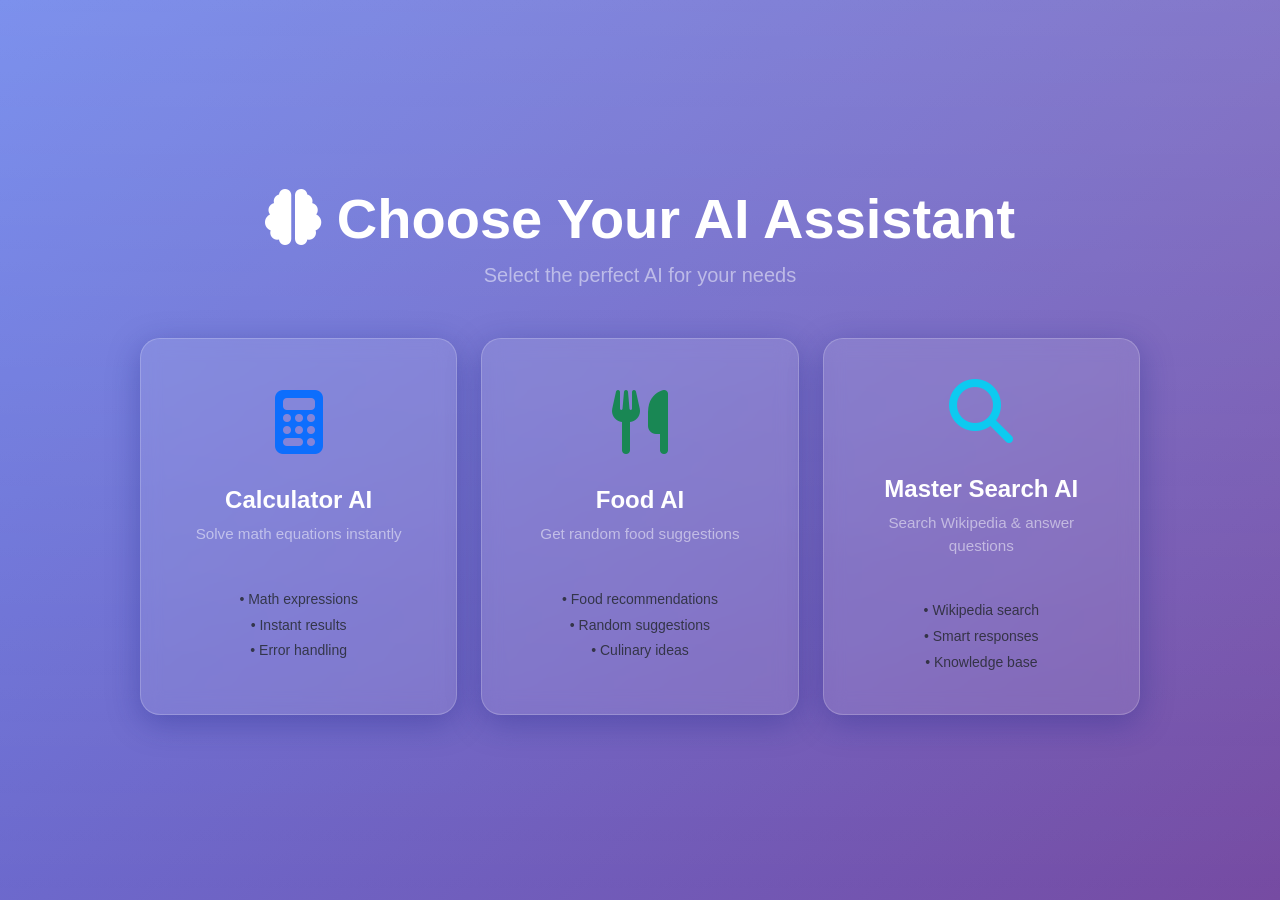
<file: index.html>
<!DOCTYPE html>
<html lang="en">
<head>
  <meta charset="UTF-8" />
  <meta name="viewport" content="width=device-width, initial-scale=1.0" />
  <title>AI Assistant Hub</title>
  <link href="https://cdn.jsdelivr.net/npm/bootstrap@5.3.0/dist/css/bootstrap.min.css" rel="stylesheet">
  <link rel="stylesheet" href="https://cdnjs.cloudflare.com/ajax/libs/font-awesome/6.4.0/css/all.min.css">
  <link rel="stylesheet" href="style.css" />
  <style>
    body {
      font-family: "Segoe UI", Arial, sans-serif;
      background: linear-gradient(135deg, #667eea 0%, #764ba2 100%);
      min-height: 100vh;
    }
  </style>
</head>
<body>
  <!-- Static background layers — shown/hidden via .active class -->
  <div class="ai-bg ai-bg-calculator" id="bg-calculator"></div>
  <div class="ai-bg ai-bg-food"       id="bg-food"></div>
  <div class="ai-bg ai-bg-normal"     id="bg-normal"></div>
  <div class="container-fluid vh-100 d-flex justify-content-center align-items-center bg-gradient">
    <div class="main-container">
      <!-- AI Selection Cards -->
      <div class="ai-selection" id="ai-selection">
        <div class="text-center mb-5">
          <h1 class="text-white display-4 fw-bold">
            <i class="fas fa-brain me-3"></i>Choose Your AI Assistant
          </h1>
          <p class="text-white-50 lead">Select the perfect AI for your needs</p>
        </div>
        <div class="row g-4 justify-content-center">
          <div class="col-lg-4 col-md-6">
            <div class="ai-card glass-card h-100" data-ai="calculator">
              <div class="card-body text-center">
                <i class="fas fa-calculator fa-4x mb-3 text-primary"></i>
                <h4 class="text-white">Calculator AI</h4>
                <p class="text-white-50">Solve math equations instantly</p>
                <div class="features">
                  <small class="text-white-75">• Math expressions<br>• Instant results<br>• Error handling</small>
                </div>
              </div>
            </div>
          </div>
          <div class="col-lg-4 col-md-6">
            <div class="ai-card glass-card h-100" data-ai="food">
              <div class="card-body text-center">
                <i class="fas fa-utensils fa-4x mb-3 text-success"></i>
                <h4 class="text-white">Food AI</h4>
                <p class="text-white-50">Get random food suggestions</p>
                <div class="features">
                  <small class="text-white-75">• Food recommendations<br>• Random suggestions<br>• Culinary ideas</small>
                </div>
              </div>
            </div>
          </div>
          <div class="col-lg-4 col-md-6">
            <div class="ai-card glass-card h-100" data-ai="normal">
              <div class="card-body text-center">
                <i class="fas fa-search fa-4x mb-3 text-info"></i>
                <h4 class="text-white">Master Search AI</h4>
                <p class="text-white-50">Search Wikipedia & answer questions</p>
                <div class="features">
                  <small class="text-white-75">• Wikipedia search<br>• Smart responses<br>• Knowledge base</small>
                </div>
              </div>
            </div>
          </div>
        </div>
      </div>

      <!-- Chat Interface (Hidden by default) -->
      <div class="chat-container glass-card" id="chat-container" style="display: none;">
        <div class="title d-flex justify-content-between align-items-center">
          <span id="ai-title"><i class="fas fa-robot me-2"></i>AI Assistant</span>
          <div class="d-flex gap-2">
            <button class="btn btn-sm btn-outline-light" id="back-btn">
              <i class="fas fa-arrow-left"></i>
            </button>
            <button class="btn btn-sm btn-outline-light" id="clear-chat">
              <i class="fas fa-trash"></i>
            </button>
          </div>
        </div>
        <div class="chat-body" id="chat-body">
          <div class="msg bot">
            <p>Hello! I'm your AI assistant. Try asking me to "search wikipedia cats", "tell me a joke", "what's the time", or "help" for more options!</p>
          </div>
        </div>
        <div class="chat-footer">
          <div class="input-group">
            <input type="text" id="user-input" class="form-control" placeholder="Type a message..." />
            <button class="btn btn-primary" id="send-btn">
              <i class="fas fa-paper-plane"></i>
            </button>
          </div>
        </div>
      </div>
    </div>
  </div>

  <!-- Wikipedia Search Div -->
  <div class="wikipedia-container" id="wikipedia-container" style="display: none;">
    <div class="wikipedia-content glass-card">
      <div class="wikipedia-header">
        <h5 class="wikipedia-title">
          <i class="fab fa-wikipedia-w me-2"></i>Wikipedia Search
        </h5>
        <button class="btn-close-wiki" id="close-wikipedia">
          <i class="fas fa-times"></i>
        </button>
      </div>
      <div class="wikipedia-body">
        <iframe id="wikipedia-iframe" src=""></iframe>
      </div>
      <div class="wikipedia-footer">
        <input type="text" id="wikipedia-search" class="form-control" placeholder="Search Wikipedia...">
        <button class="btn btn-primary" id="search-wikipedia">
          <i class="fas fa-search"></i> Search
        </button>
        <button class="btn btn-secondary" id="close-wikipedia-btn">Close</button>
      </div>
    </div>
  </div>

  <script src="https://cdn.jsdelivr.net/npm/bootstrap@5.3.0/dist/js/bootstrap.bundle.min.js"></script>
  <script src="script.js"></script>
</body>
</html>
</file>
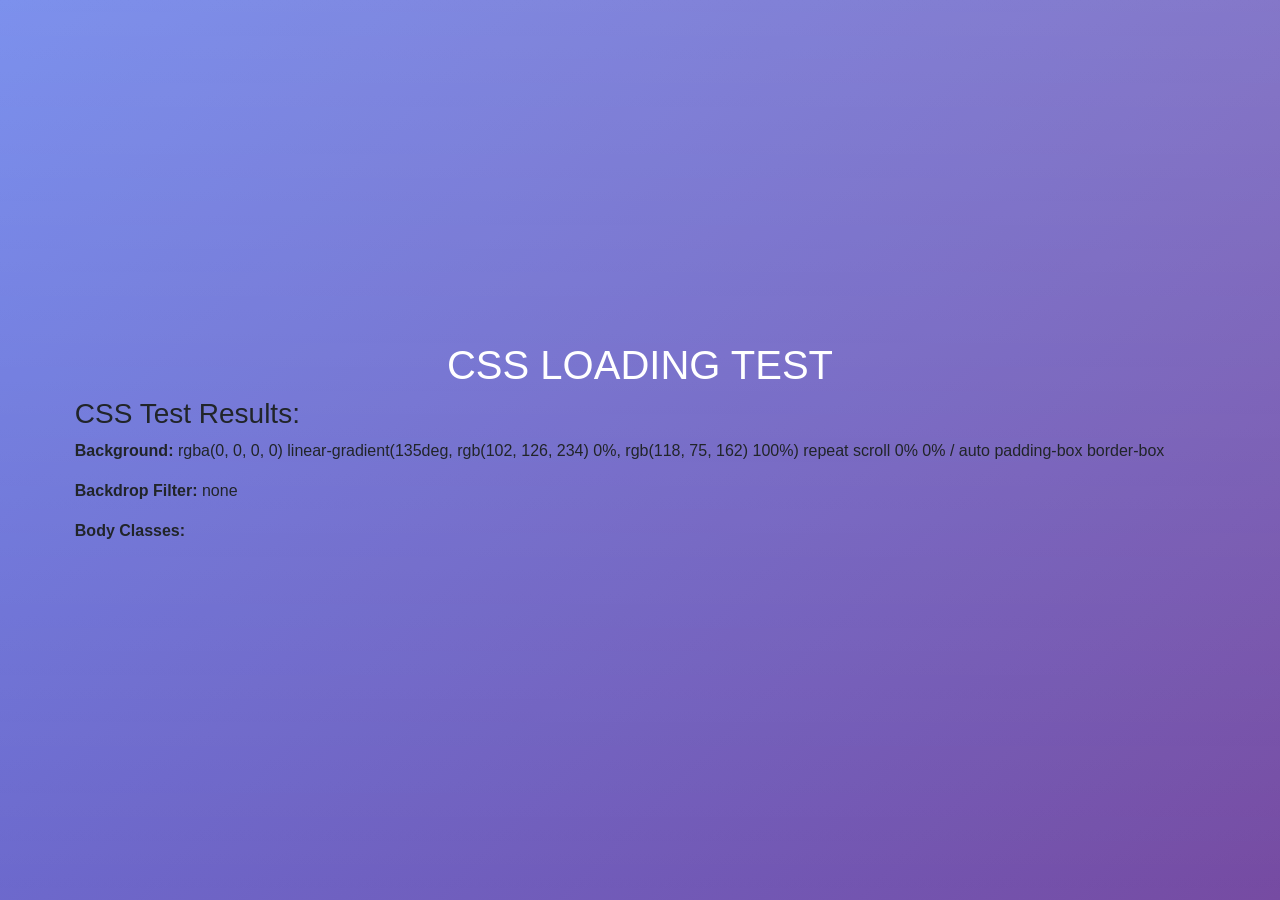
<file: test.html>
<!DOCTYPE html>
<html lang="en">
<head>
  <meta charset="UTF-8" />
  <meta name="viewport" content="width=device-width, initial-scale=1.0" />
  <title>Test - AI Assistant Hub</title>
  <link href="https://cdn.jsdelivr.net/npm/bootstrap@5.3.0/dist/css/bootstrap.min.css" rel="stylesheet">
  <link rel="stylesheet" href="https://cdnjs.cloudflare.com/ajax/libs/font-awesome/6.4.0/css/all.min.css">
  <link rel="stylesheet" href="./style.css" />
</head>
<body>
  <div class="container-fluid vh-100 d-flex justify-content-center align-items-center bg-gradient">
    <div class="main-container">
      <h1 class="text-white text-center">CSS LOADING TEST</h1>
      <div id="test-output"></div>
    </div>
  </div>

  <script>
    console.log('Test page loaded');
    
    // Test CSS loading
    setTimeout(() => {
      const testOutput = document.getElementById('test-output');
      const styles = getComputedStyle(document.body);
      
      testOutput.innerHTML = `
        <h3>CSS Test Results:</h3>
        <p><strong>Background:</strong> ${styles.background}</p>
        <p><strong>Backdrop Filter:</strong> ${styles.backdropFilter}</p>
        <p><strong>Body Classes:</strong> ${document.body.className}</p>
      `;
      
      // Test background image loading
      const bgDiv = document.createElement('div');
      bgDiv.className = 'ai-bg ai-bg-calculator';
      document.body.appendChild(bgDiv);
      document.body.className = 'calculator-bg';
      
      setTimeout(() => {
        testOutput.innerHTML += '<p><strong>Background after adding:</strong> ' + getComputedStyle(document.querySelector('.ai-bg-calculator')).background + '</p>';
        testOutput.innerHTML += '<p><strong>✅ CSS is working!</strong></p>';
      }, 2000);
      
    }, 1000);
  </script>
</body>
</html>
</file>
<file: style.css>
* {
  margin: 0;
  padding: 0;
  box-sizing: border-box;
}

body {
  font-family: "Segoe UI", Arial, sans-serif;
  background: linear-gradient(135deg, #667eea 0%, #764ba2 100%);
  min-height: 100vh;
  overflow-x: hidden;
}

.bg-gradient {
  background: linear-gradient(135deg, #667eea 0%, #764ba2 100%);
  animation: gradientShift 10s ease infinite;
}

@keyframes gradientShift {
  0%, 100% { background: linear-gradient(135deg, #667eea 0%, #764ba2 100%); }
  50% { background: linear-gradient(135deg, #764ba2 0%, #667eea 100%); }
}

/* Glassmorphism Effect */
.glass-card {
  background: rgba(255, 255, 255, 0.15);
  backdrop-filter: blur(15px);
  -webkit-backdrop-filter: blur(15px);
  border: 1px solid rgba(255, 255, 255, 0.3);
  border-radius: 20px;
  box-shadow: 0 8px 32px 0 rgba(31, 38, 135, 0.25);
  transition: all 0.3s ease;
}

.glass-card:hover {
  background: rgba(255, 255, 255, 0.2);
  border: 1px solid rgba(255, 255, 255, 0.4);
  box-shadow: 0 12px 40px 0 rgba(31, 38, 135, 0.35);
}

.main-container {
  width: 90%;
  max-width: 1200px;
}

/* AI Selection Screen */
.ai-selection {
  animation: fadeInUp 0.8s ease-out;
  text-align: center;
  max-width: 1000px;
  margin: 0 auto;
}

@keyframes fadeInUp {
  from {
    opacity: 0;
    transform: translateY(30px);
  }
  to {
    opacity: 1;
    transform: translateY(0);
  }
}

.ai-card {
  cursor: pointer;
  transition: all 0.4s ease;
  border: 2px solid transparent;
  min-height: 300px;
  position: relative;
  overflow: hidden;
  margin: 0 auto;
  max-width: 350px;
  background: rgba(255, 255, 255, 0.1);
  backdrop-filter: blur(10px);
  -webkit-backdrop-filter: blur(10px);
  border: 1px solid rgba(255, 255, 255, 0.2);
  border-radius: 20px;
  box-shadow: 0 8px 32px 0 rgba(31, 38, 135, 0.37);
}

.ai-card::before {
  content: '';
  position: absolute;
  top: 0;
  left: -100%;
  width: 100%;
  height: 100%;
  background: linear-gradient(90deg, transparent, rgba(255, 255, 255, 0.2), transparent);
  transition: left 0.5s;
}

.ai-card:hover::before {
  left: 100%;
}

.ai-card:hover {
  transform: translateY(-10px) scale(1.05);
  box-shadow: 0 20px 60px rgba(0, 0, 0, 0.3);
  border-color: rgba(255, 255, 255, 0.4);
  background: rgba(255, 255, 255, 0.15);
}

.ai-card .card-body {
  padding: 2.5rem 2rem;
  height: 100%;
  display: flex;
  flex-direction: column;
  justify-content: center;
  align-items: center;
  text-align: center;
}

.ai-card .features {
  margin-top: 1.5rem;
  opacity: 0.8;
  transition: opacity 0.3s ease;
  line-height: 1.6;
}

.ai-card:hover .features {
  opacity: 1;
}

.ai-card h4 {
  margin: 1rem 0 0.5rem 0;
  font-weight: 600;
}

.ai-card p {
  margin-bottom: 1rem;
  font-size: 0.95rem;
}

/* Chat Container */
.chat-container {
  width: 100%;
  max-width: 500px;
  height: 600px;
  display: flex;
  flex-direction: column;
  animation: slideIn 0.5s ease-out;
  background: rgba(255, 255, 255, 0.1);
  backdrop-filter: blur(15px);
  -webkit-backdrop-filter: blur(15px);
  border: 1px solid rgba(255, 255, 255, 0.2);
  border-radius: 20px;
}

@keyframes slideIn {
  from {
    opacity: 0;
    transform: translateX(50px);
  }
  to {
    opacity: 1;
    transform: translateX(0);
  }
}

.title {
  padding: 20px;
  background: rgba(255, 255, 255, 0.1);
  backdrop-filter: blur(10px);
  -webkit-backdrop-filter: blur(10px);
  color: white;
  font-size: 18px;
  font-weight: 600;
  text-align: center;
  border-radius: 20px 20px 0 0;
  border-bottom: 1px solid rgba(255, 255, 255, 0.2);
}

.chat-body {
  padding: 20px;
  flex: 1;
  overflow-y: auto;
  background: rgba(255, 255, 255, 0.05);
  backdrop-filter: blur(5px);
  -webkit-backdrop-filter: blur(5px);
}

.chat-body::-webkit-scrollbar {
  width: 6px;
}

.chat-body::-webkit-scrollbar-track {
  background: rgba(255, 255, 255, 0.1);
  border-radius: 3px;
}

.chat-body::-webkit-scrollbar-thumb {
  background: rgba(255, 255, 255, 0.3);
  border-radius: 3px;
}

.chat-body::-webkit-scrollbar-thumb:hover {
  background: rgba(255, 255, 255, 0.5);
}

.msg {
  max-width: 75%;
  margin-bottom: 12px;
  padding: 12px 16px;
  border-radius: 18px;
  font-size: 14px;
  animation: fadeInScale 0.3s ease-out;
  position: relative;
  word-wrap: break-word;
}

@keyframes fadeInScale {
  from {
    opacity: 0;
    transform: scale(0.8);
  }
  to {
    opacity: 1;
    transform: scale(1);
  }
}

.msg.bot {
  align-self: flex-start;
  background: rgba(255, 255, 255, 0.2);
  color: white;
  border-bottom-left-radius: 4px;
  backdrop-filter: blur(5px);
}

.msg.user {
  align-self: flex-end;
  background: linear-gradient(135deg, #4facfe 0%, #00f2fe 100%);
  color: white;
  border-bottom-right-radius: 4px;
}

.msg.typing {
  opacity: 0.7;
}

.msg.typing::after {
  content: '...';
  animation: typing 1.5s infinite;
}

@keyframes typing {
  0%, 60%, 100% { opacity: 0.3; }
  30% { opacity: 1; }
}

.chat-footer {
  padding: 20px;
  background: rgba(255, 255, 255, 0.1);
  backdrop-filter: blur(10px);
  -webkit-backdrop-filter: blur(10px);
  border-top: 1px solid rgba(255, 255, 255, 0.2);
  border-radius: 0 0 20px 20px;
}

.input-group {
  display: flex;
  gap: 10px;
}

.chat-footer input {
  flex: 1;
  padding: 12px 16px;
  border: 2px solid rgba(255, 255, 255, 0.2);
  border-radius: 25px;
  outline: none;
  font-size: 14px;
  transition: all 0.3s ease;
  background: rgba(255, 255, 255, 0.1);
  color: white;
  backdrop-filter: blur(5px);
}

.chat-footer input::placeholder {
  color: rgba(255, 255, 255, 0.6);
}

.chat-footer input:focus {
  border-color: #4facfe;
  background: rgba(255, 255, 255, 0.2);
  box-shadow: 0 0 0 3px rgba(79, 172, 254, 0.2);
}

.chat-footer button {
  padding: 12px 20px;
  border: none;
  border-radius: 25px;
  background: linear-gradient(135deg, #4facfe 0%, #00f2fe 100%);
  color: white;
  font-size: 14px;
  cursor: pointer;
  transition: all 0.3s ease;
  box-shadow: 0 4px 15px rgba(79, 172, 254, 0.3);
}

.chat-footer button:hover {
  transform: translateY(-2px);
  box-shadow: 0 6px 20px rgba(79, 172, 254, 0.4);
}

.chat-footer button:active {
  transform: translateY(0);
}

#clear-chat, #back-btn {
  background: rgba(255, 255, 255, 0.2);
  border: 1px solid rgba(255, 255, 255, 0.3);
  transition: all 0.3s ease;
}

#clear-chat:hover, #back-btn:hover {
  background: rgba(255, 255, 255, 0.3);
  transform: scale(1.05);
}

/* AI-specific input colors */
.calculator-mode {
  color: #28a745 !important;
  background: rgba(40, 167, 69, 0.2) !important;
  border-color: #28a745 !important;
}

.food-mode {
  color: #fd7e14 !important;
  background: rgba(253, 126, 20, 0.2) !important;
  border-color: #fd7e14 !important;
}

.search-mode {
  color: #2196f3 !important;
  background: rgba(33, 150, 243, 0.2) !important;
  border-color: #2196f3 !important;
}

/* Transition animations */
.chat-body {
  transition: opacity 0.3s ease;
}

.title span {
  transition: all 0.3s ease;
}

/* Wikipedia Container */
.wikipedia-container {
  position: fixed;
  top: 0;
  left: 0;
  width: 100%;
  height: 100%;
  background: rgba(0, 0, 0, 0.8);
  backdrop-filter: blur(5px);
  -webkit-backdrop-filter: blur(5px);
  display: flex;
  justify-content: center;
  align-items: center;
  z-index: 9999;
  animation: fadeIn 0.3s ease-out;
}

@keyframes fadeIn {
  from { opacity: 0; }
  to { opacity: 1; }
}

.wikipedia-content {
  width: 90%;
  max-width: 800px;
  height: 80vh;
  max-height: 600px;
  display: flex;
  flex-direction: column;
  animation: slideUp 0.3s ease-out;
}

.wikipedia-header {
  padding: 20px;
  background: rgba(255, 255, 255, 0.1);
  backdrop-filter: blur(10px);
  -webkit-backdrop-filter: blur(10px);
  color: white;
  border-radius: 20px 20px 0 0;
  border-bottom: 1px solid rgba(255, 255, 255, 0.2);
  display: flex;
  justify-content: space-between;
  align-items: center;
}

.wikipedia-title {
  margin: 0;
  font-size: 18px;
  font-weight: 600;
}

.btn-close-wiki {
  background: none;
  border: none;
  color: white;
  font-size: 18px;
  cursor: pointer;
  padding: 5px;
  border-radius: 50%;
  transition: all 0.3s ease;
}

.btn-close-wiki:hover {
  background: rgba(255, 255, 255, 0.2);
  transform: scale(1.1);
}

.wikipedia-body {
  flex: 1;
  padding: 0;
  background: rgba(255, 255, 255, 0.05);
  backdrop-filter: blur(5px);
}

.wikipedia-body iframe {
  width: 100%;
  height: 100%;
  border: none;
  border-radius: 10px;
}

.wikipedia-footer {
  padding: 20px;
  background: rgba(255, 255, 255, 0.1);
  backdrop-filter: blur(10px);
  -webkit-backdrop-filter: blur(10px);
  border-radius: 0 0 20px 20px;
  display: flex;
  gap: 10px;
  align-items: center;
}

.wikipedia-footer input {
  flex: 1;
  padding: 12px 16px;
  border: 2px solid rgba(255, 255, 255, 0.2);
  border-radius: 25px;
  outline: none;
  font-size: 14px;
  transition: all 0.3s ease;
  background: rgba(255, 255, 255, 0.1);
  color: white;
  backdrop-filter: blur(5px);
}

.wikipedia-footer input::placeholder {
  color: rgba(255, 255, 255, 0.6);
}

.wikipedia-footer input:focus {
  border-color: #4facfe;
  background: rgba(255, 255, 255, 0.2);
  box-shadow: 0 0 0 3px rgba(79, 172, 254, 0.2);
}

.wikipedia-footer button {
  padding: 12px 20px;
  border: none;
  border-radius: 25px;
  font-size: 14px;
  cursor: pointer;
  transition: all 0.3s ease;
}

.wikipedia-footer .btn-primary {
  background: linear-gradient(135deg, #4facfe 0%, #00f2fe 100%);
  color: white;
  box-shadow: 0 4px 15px rgba(79, 172, 254, 0.3);
}

.wikipedia-footer .btn-primary:hover {
  transform: translateY(-2px);
  box-shadow: 0 6px 20px rgba(79, 172, 254, 0.4);
}

.wikipedia-footer .btn-secondary {
  background: rgba(255, 255, 255, 0.2);
  color: white;
  border: 1px solid rgba(255, 255, 255, 0.3);
}

.wikipedia-footer .btn-secondary:hover {
  background: rgba(255, 255, 255, 0.3);
  transform: translateY(-2px);
}

/* AI Background Images — always present, toggled via .active */
.ai-bg {
  position: fixed;
  top: 0;
  left: 0;
  width: 100%;
  height: 100%;
  background-size: cover;
  background-position: center;
  background-repeat: no-repeat;
  filter: blur(4px);
  -webkit-filter: blur(4px);
  transform: scale(1.05); /* prevents blurred edges from showing */
  z-index: -1;
  pointer-events: none;
  opacity: 0;
  transition: opacity 0.6s ease;
}

.ai-bg.active {
  opacity: 1;
}

.ai-bg-calculator {
  background-image: url('./images/calculator.png');
}

.ai-bg-food {
  background-image: url('./images/food.png');
}

.ai-bg-normal {
  background-image: url('./images/wikipedia.png');
}

/* Responsive Design */
@media (max-width: 768px) {
  .main-container {
    width: 95%;
    margin: 10px;
  }
  
  .ai-card {
    min-height: 240px;
  }
  
  .ai-card .card-body {
    padding: 1.5rem;
  }
  
  .chat-container {
    height: 80vh;
    max-height: 600px;
  }
  
  .title {
    font-size: 16px;
    padding: 15px;
  }
  
  .chat-body {
    padding: 15px;
  }
  
  .msg {
    max-width: 80%;
    font-size: 13px;
  }
  
  .chat-footer {
    padding: 15px;
  }
  
  .chat-footer input {
    padding: 10px 14px;
    font-size: 13px;
  }
  
  .chat-footer button {
    padding: 10px 16px;
    font-size: 13px;
  }
}

@media (max-width: 480px) {
  .ai-card {
    min-height: 200px;
  }
  
  .ai-card .card-body {
    padding: 1rem;
  }
  
  .ai-card i {
    font-size: 2.5rem !important;
  }
  
  .chat-container {
    height: 100vh;
    border-radius: 0;
    max-height: none;
  }
  
  .msg {
    max-width: 85%;
  }
}

/* Loading animation */
.loading-dots {
  display: inline-flex;
  gap: 4px;
}

.loading-dots span {
  width: 8px;
  height: 8px;
  background: currentColor;
  border-radius: 50%;
  animation: bounce 1.4s infinite ease-in-out both;
}

.loading-dots span:nth-child(1) { animation-delay: -0.32s; }
.loading-dots span:nth-child(2) { animation-delay: -0.16s; }

@keyframes bounce {
  0%, 80%, 100% {
    transform: scale(0);
  }
  40% {
    transform: scale(1);
  }
}
</file>
